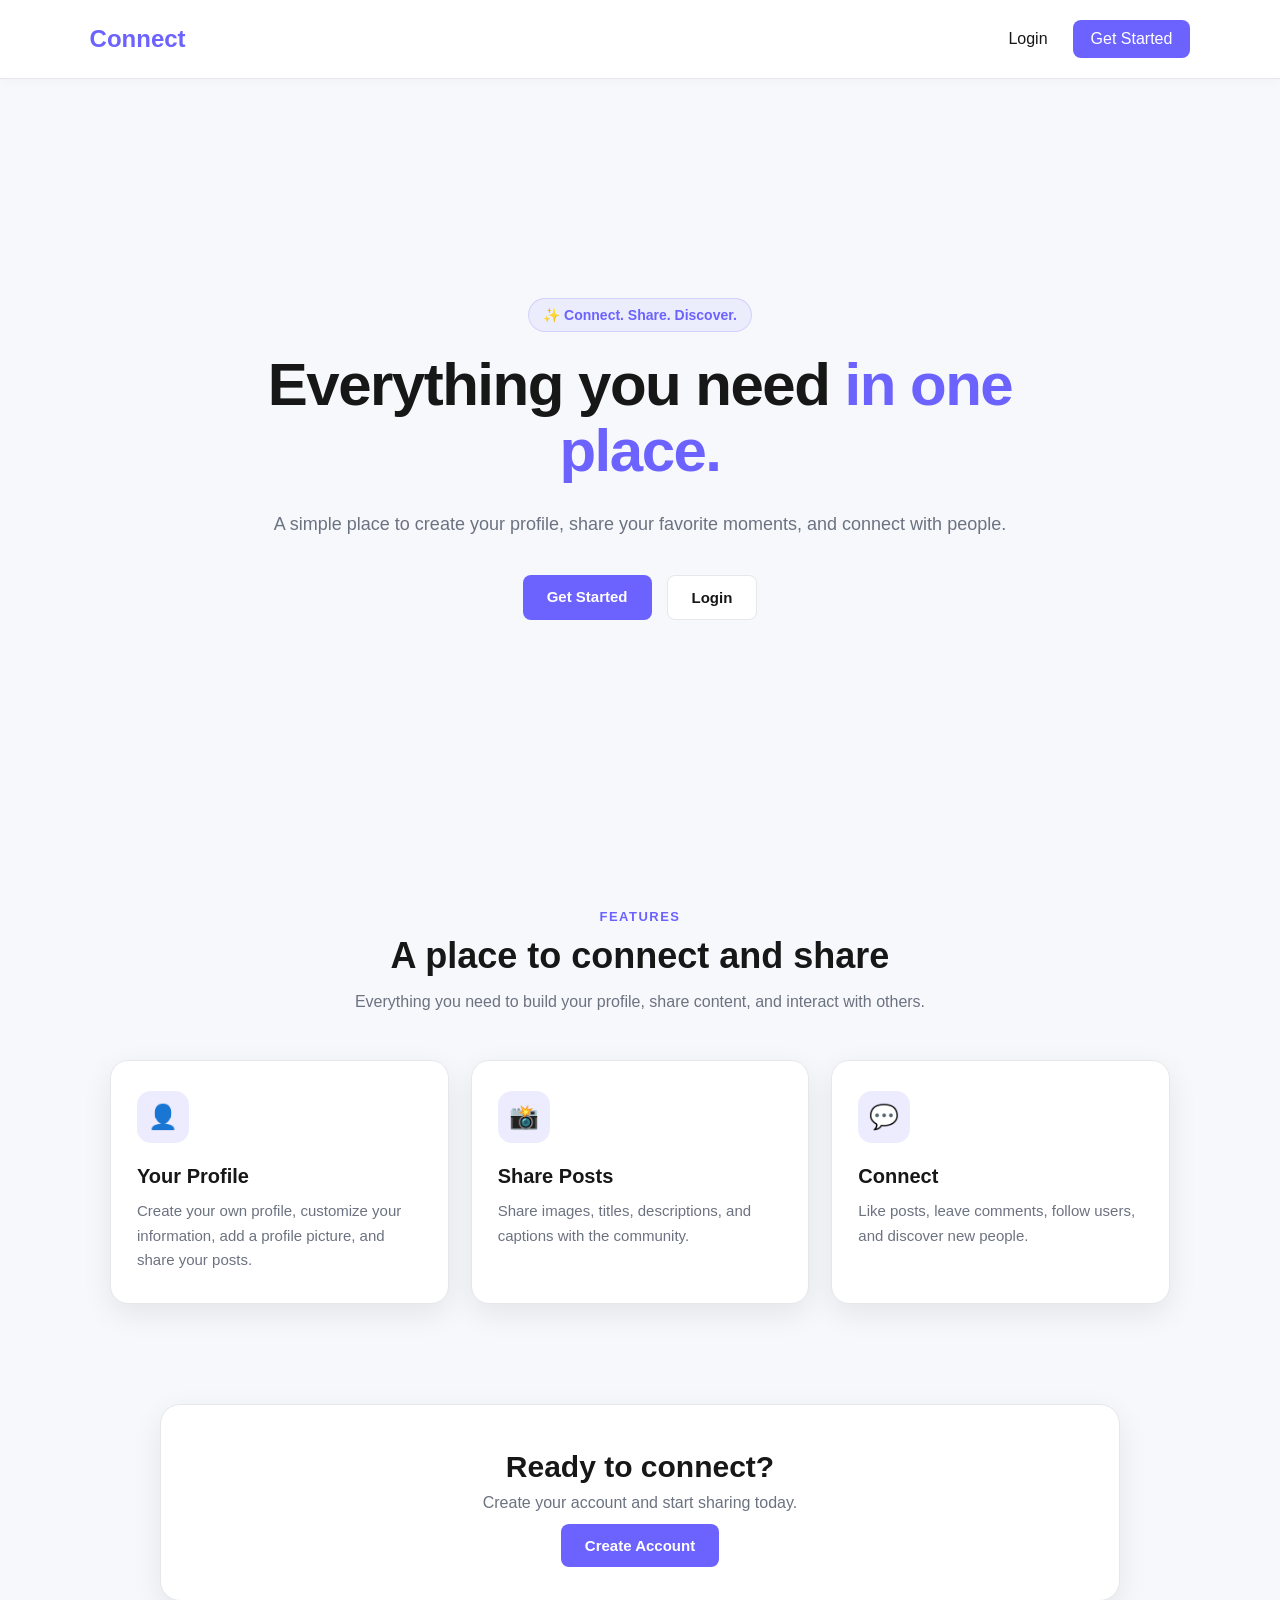
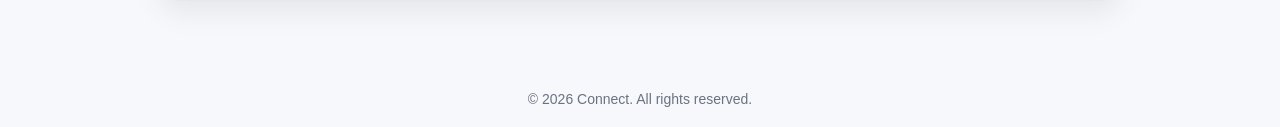
<file: index.html>
<!DOCTYPE html>
<html lang="en">
<head>
    <meta charset="UTF-8">
    <meta name="viewport" content="width=device-width, initial-scale=1.0">

    <title>Connect - Share & Connect</title>

    <link rel="stylesheet" href="css/style.css">
</head>

<body>

    <!-- =========================
         NAVBAR
    ========================== -->

    <header class="navbar">

        <a href="index.html" class="logo">
            Connect
        </a>

        <nav>
            <a href="login.html">Login</a>

            <a href="signup.html" class="nav-button">
                Get Started
            </a>
        </nav>

    </header>


    <!-- =========================
         HERO
    ========================== -->

    <main>

        <section class="hero">

            <div class="hero-content">

                <div class="hero-badge">
                    ✨ Connect. Share. Discover.
                </div>

                <h1>
                    Everything you need
                    <span>in one place.</span>
                </h1>

                <p>
                    A simple place to create your profile, share your
                    favorite moments, and connect with people.
                </p>

                <div class="hero-buttons">

                    <a href="signup.html" class="primary-button">
                        Get Started
                    </a>

                    <a href="login.html" class="secondary-button">
                        Login
                    </a>

                </div>

            </div>

        </section>


        <!-- =========================
             FEATURES
        ========================== -->

        <section class="features">

            <div class="section-heading">

                <p class="section-label">
                    FEATURES
                </p>

                <h2>
                    A place to connect and share
                </h2>

                <p>
                    Everything you need to build your profile,
                    share content, and interact with others.
                </p>

            </div>


            <div class="feature-grid">


                <!-- PROFILE -->

                <div class="feature-card">

                    <div class="feature-icon">
                        👤
                    </div>

                    <h3>
                        Your Profile
                    </h3>

                    <p>
                        Create your own profile, customize your
                        information, add a profile picture, and
                        share your posts.
                    </p>

                </div>


                <!-- POSTS -->

                <div class="feature-card">

                    <div class="feature-icon">
                        📸
                    </div>

                    <h3>
                        Share Posts
                    </h3>

                    <p>
                        Share images, titles, descriptions, and
                        captions with the community.
                    </p>

                </div>


                <!-- CONNECT -->

                <div class="feature-card">

                    <div class="feature-icon">
                        💬
                    </div>

                    <h3>
                        Connect
                    </h3>

                    <p>
                        Like posts, leave comments, follow users,
                        and discover new people.
                    </p>

                </div>

            </div>

        </section>


        <!-- =========================
             CTA
        ========================== -->

        <section class="cta-section">

            <div class="cta-card">

                <h2>
                    Ready to connect?
                </h2>

                <p>
                    Create your account and start sharing today.
                </p>

                <a href="signup.html" class="primary-button">
                    Create Account
                </a>

            </div>

        </section>

    </main>


    <!-- =========================
         FOOTER
    ========================== -->

    <footer>

        <p>
            © 2026 Connect. All rights reserved.
        </p>

    </footer>


</body>
</html>
</file>
<file: css/style.css>
/* =========================================================
   BASIC SETTINGS
========================================================= */

* {
    margin: 0;
    padding: 0;
    box-sizing: border-box;
}

html {
    scroll-behavior: smooth;
}

body {
    font-family: Arial, sans-serif;
    background-color: var(--background-color);
    color: var(--text-color);
    min-height: 100vh;
    transition:
        background-color 0.25s ease,
        color 0.25s ease;
}


/* =========================================================
   ROOT COLORS
========================================================= */

:root {
    --primary-color: #6c63ff;
    --primary-dark: #574fe6;
    --primary-light: #8b85ff;

    --background-color: #f7f8fc;
    --surface-color: #ffffff;

    --text-color: #171717;
    --muted-text: #6b7280;

    --border-color: #e5e7eb;

    --success-color: #22c55e;
    --danger-color: #e63950;
    --warning-color: #f59e0b;

    --shadow: 0 10px 30px rgba(0, 0, 0, 0.08);
    --shadow-small: 0 4px 14px rgba(0, 0, 0, 0.06);
    --shadow-hover: 0 15px 35px rgba(0, 0, 0, 0.12);

    --radius-small: 8px;
    --radius-medium: 12px;
    --radius-large: 18px;
}


/* =========================================================
   DARK MODE COLORS
========================================================= */

body.dark-mode {
    --background-color: #111827;
    --surface-color: #1f2937;

    --text-color: #f9fafb;
    --muted-text: #9ca3af;

    --border-color: #374151;

    --shadow: 0 10px 30px rgba(0, 0, 0, 0.30);
    --shadow-small: 0 4px 14px rgba(0, 0, 0, 0.20);
    --shadow-hover: 0 15px 35px rgba(0, 0, 0, 0.40);
}


/* =========================================================
   SELECTION
========================================================= */

::selection {
    background-color: var(--primary-color);
    color: white;
}


/* =========================================================
   SCROLLBAR
========================================================= */

::-webkit-scrollbar {
    width: 8px;
}

::-webkit-scrollbar-track {
    background: var(--background-color);
}

::-webkit-scrollbar-thumb {
    background: var(--border-color);
    border-radius: 20px;
}

::-webkit-scrollbar-thumb:hover {
    background: var(--primary-color);
}


/* =========================================================
   LINKS
========================================================= */

a {
    transition:
        color 0.2s ease,
        opacity 0.2s ease;
}


/* =========================================================
   NAVBAR
========================================================= */

.navbar {
    width: 100%;

    display: flex;
    justify-content: space-between;
    align-items: center;

    padding: 20px 7%;

    background-color: var(--surface-color);

    border-bottom: 1px solid var(--border-color);

    position: sticky;
    top: 0;
    z-index: 1000;

    box-shadow: 0 2px 12px rgba(0, 0, 0, 0.03);

    transition:
        background-color 0.25s ease,
        box-shadow 0.25s ease;
}

.navbar:hover {
    box-shadow: var(--shadow-small);
}


.logo {
    text-decoration: none;

    font-size: 24px;
    font-weight: bold;

    color: var(--primary-color);

    transition:
        transform 0.2s ease,
        color 0.2s ease;
}

.logo:hover {
    color: var(--primary-dark);
    transform: translateY(-1px);
}


.navbar nav {
    display: flex;
    align-items: center;
    gap: 25px;
}


.navbar nav a {
    text-decoration: none;

    color: var(--text-color);

    font-weight: 500;

    position: relative;
}

.navbar nav a:not(.nav-button)::after {
    content: "";

    position: absolute;

    left: 0;
    bottom: -6px;

    width: 0;
    height: 2px;

    background-color: var(--primary-color);

    transition: width 0.2s ease;
}

.navbar nav a:not(.nav-button):hover::after {
    width: 100%;
}


.nav-button {
    background-color: var(--primary-color);

    color: white !important;

    padding: 10px 18px;

    border-radius: 8px;

    transition:
        background-color 0.2s ease,
        transform 0.2s ease,
        box-shadow 0.2s ease;
}

.nav-button:hover {
    background-color: var(--primary-dark);

    transform: translateY(-1px);

    box-shadow: 0 5px 15px rgba(108, 99, 255, 0.25);
}


/* =========================================================
   HERO SECTION
========================================================= */

.hero {
    min-height: calc(100vh - 140px);

    display: flex;
    justify-content: center;
    align-items: center;

    text-align: center;

    padding: 40px 20px;
}


.hero-content {
    max-width: 750px;
}


.hero h1 {
    font-size: 60px;
    line-height: 1.1;

    margin-bottom: 25px;

    letter-spacing: -1.5px;
}


.hero h1 span {
    color: var(--primary-color);
}


.hero p {
    color: var(--muted-text);

    font-size: 18px;
    line-height: 1.7;

    margin-bottom: 35px;
}


.hero-buttons {
    display: flex;

    justify-content: center;

    gap: 15px;
}


/* =========================================================
   BUTTONS
========================================================= */

.primary-button,
.secondary-button {
    text-decoration: none;

    padding: 13px 24px;

    border-radius: 8px;

    font-weight: 600;

    cursor: pointer;

    font-size: 15px;

    transition:
        background-color 0.2s ease,
        transform 0.2s ease,
        box-shadow 0.2s ease,
        border-color 0.2s ease;
}


.primary-button {
    border: none;

    background-color: var(--primary-color);

    color: white;
}


.primary-button:hover {
    background-color: var(--primary-dark);

    transform: translateY(-2px);

    box-shadow: 0 7px 18px rgba(108, 99, 255, 0.25);
}


.secondary-button {
    background-color: var(--surface-color);

    color: var(--text-color);

    border: 1px solid var(--border-color);
}


.secondary-button:hover {
    background-color: var(--background-color);

    transform: translateY(-1px);

    border-color: var(--primary-color);
}


/* =========================================================
   FOOTER
========================================================= */

footer {
    text-align: center;

    padding: 20px;

    color: var(--muted-text);

    font-size: 14px;
}


/* =========================================================
   AUTHENTICATION PAGES
========================================================= */

.auth-page {
    min-height: 100vh;

    display: flex;
    justify-content: center;
    align-items: center;

    padding: 30px 20px;

    background:
        radial-gradient(
            circle at top,
            rgba(108, 99, 255, 0.08),
            transparent 45%
        ),
        var(--background-color);
}


.auth-card {
    width: 100%;
    max-width: 450px;

    background-color: var(--surface-color);

    padding: 40px;

    border-radius: 16px;

    box-shadow: var(--shadow);

    border: 1px solid var(--border-color);

    transition:
        transform 0.25s ease,
        box-shadow 0.25s ease;
}

.auth-card:hover {
    transform: translateY(-2px);

    box-shadow: var(--shadow-hover);
}


.auth-card .logo {
    display: block;

    text-align: center;

    margin-bottom: 30px;
}


.auth-card h1 {
    text-align: center;

    font-size: 32px;

    margin-bottom: 10px;
}


.auth-description {
    text-align: center;

    color: var(--muted-text);

    margin-bottom: 30px;
}


/* =========================================================
   AUTH FORM
========================================================= */

.form-group {
    margin-bottom: 20px;
}


.form-group label {
    display: block;

    margin-bottom: 8px;

    font-weight: 600;
}


.form-group input {
    width: 100%;

    padding: 13px 14px;

    border: 1px solid var(--border-color);

    border-radius: 8px;

    font-size: 15px;

    outline: none;

    background-color: var(--surface-color);

    color: var(--text-color);

    transition:
        border-color 0.2s ease,
        box-shadow 0.2s ease;
}


.form-group input:focus {
    border-color: var(--primary-color);

    box-shadow:
        0 0 0 3px rgba(108, 99, 255, 0.12);
}


.form-button {
    width: 100%;

    border: none;

    cursor: pointer;

    font-size: 15px;
}


.auth-bottom-text {
    text-align: center;

    margin-top: 25px;

    color: var(--muted-text);
}


.auth-bottom-text a {
    color: var(--primary-color);

    text-decoration: none;

    font-weight: 600;
}

.auth-bottom-text a:hover {
    text-decoration: underline;
}


/* =========================================================
   PROFILE NAVBAR
========================================================= */

.profile-navbar {
    width: 100%;

    display: flex;

    justify-content: space-between;

    align-items: center;

    padding: 18px 7%;

    background-color: var(--surface-color);

    border-bottom: 1px solid var(--border-color);

    position: sticky;
    top: 0;

    z-index: 1000;

    box-shadow: 0 2px 12px rgba(0, 0, 0, 0.04);
}


.profile-navbar .logo {
    font-size: 27px;
}


.profile-navbar button {
    border: none;

    background-color: var(--primary-color);

    color: white;

    padding: 11px 20px;

    border-radius: 8px;

    cursor: pointer;

    font-weight: 600;

    font-size: 15px;

    transition:
        background-color 0.2s ease,
        transform 0.2s ease,
        box-shadow 0.2s ease;
}


.profile-navbar button:hover {
    background-color: var(--primary-dark);

    transform: translateY(-1px);

    box-shadow: 0 6px 15px rgba(108, 99, 255, 0.25);
}


/* =========================================================
   PROFILE PAGE
========================================================= */

.profile-page {
    width: 100%;

    max-width: 1000px;

    margin: 40px auto;

    padding: 0 20px;
}


/* =========================================================
   PROFILE CARD
========================================================= */

.profile-card {
    background-color: var(--surface-color);

    padding: 40px;

    border-radius: 18px;

    box-shadow: var(--shadow);

    border: 1px solid var(--border-color);

    transition:
        box-shadow 0.25s ease,
        transform 0.25s ease;
}

.profile-card:hover {
    box-shadow: var(--shadow-hover);
}


/* =========================================================
   PROFILE TOP
========================================================= */

.profile-top {
    display: flex;

    align-items: center;

    gap: 40px;
}


/* =========================================================
   PROFILE PICTURE SECTION
========================================================= */

.profile-picture-section {
    width: 180px;

    display: flex;

    flex-direction: column;

    align-items: center;

    gap: 10px;

    flex-shrink: 0;
}


/* =========================================================
   PROFILE CIRCLE
========================================================= */

.profile-picture {
    width: 130px;

    height: 130px;

    border-radius: 50%;

    background-color: var(--primary-color);

    display: flex;

    justify-content: center;

    align-items: center;

    overflow: hidden;

    flex-shrink: 0;

    box-shadow:
        0 0 0 4px var(--surface-color),
        0 0 0 6px var(--primary-color);

    transition:
        transform 0.25s ease,
        box-shadow 0.25s ease;
}

.profile-picture:hover {
    transform: scale(1.03);

    box-shadow:
        0 0 0 4px var(--surface-color),
        0 0 0 7px var(--primary-light),
        0 8px 25px rgba(108, 99, 255, 0.25);
}


/* =========================================================
   PROFILE INITIAL
========================================================= */

.profile-picture span {
    color: white;

    font-size: 48px;

    font-weight: bold;
}


/* =========================================================
   ACTUAL PROFILE IMAGE
========================================================= */

.profile-picture img {
    width: 100%;

    height: 100%;

    object-fit: cover;

    display: block;
}


/* =========================================================
   HIDE DEFAULT FILE INPUT
========================================================= */

#profileImageInput {
    display: none;
}


/* =========================================================
   CHANGE PICTURE BUTTON
========================================================= */

.change-picture-btn {
    width: 160px;

    padding: 9px 12px;

    text-align: center;

    border: 1px solid var(--primary-color);

    border-radius: 8px;

    background-color: transparent;

    color: var(--primary-color);

    font-size: 14px;

    font-weight: 600;

    cursor: pointer;

    transition:
        background-color 0.2s ease,
        color 0.2s ease,
        transform 0.2s ease;
}


.change-picture-btn:hover {
    background-color: var(--primary-color);

    color: white;

    transform: translateY(-1px);
}


/* =========================================================
   UPLOAD PICTURE BUTTON
========================================================= */

.upload-picture-btn {
    width: 160px;

    padding: 9px 12px;

    font-size: 14px;
}


.upload-picture-btn:disabled {
    opacity: 0.6;

    cursor: not-allowed;
}


/* =========================================================
   PROFILE INFORMATION
========================================================= */

.profile-info {
    flex: 1;
}


.profile-info h1 {
    font-size: 32px;

    margin-bottom: 6px;

    letter-spacing: -0.5px;
}


.profile-info p {
    margin-bottom: 8px;
}


#profileUsername {
    color: var(--primary-color);

    font-weight: 600;
}


#profileBio {
    color: var(--muted-text);

    line-height: 1.5;

    max-width: 600px;
}


/* =========================================================
   PROFILE STATS
========================================================= */

.profile-stats {
    display: flex;

    gap: 50px;

    margin: 35px 0;
}


.stat {
    display: flex;

    flex-direction: column;

    gap: 5px;

    min-width: 70px;
}


.stat strong {
    font-size: 20px;
}


.stat span {
    color: var(--muted-text);

    font-size: 14px;
}


/* =========================================================
   EDIT PROFILE
========================================================= */

.edit-profile-form {
    display: none;

    margin-top: 25px;

    padding: 25px;

    border-top: 1px solid var(--border-color);

    animation: slideDown 0.25s ease;
}


.edit-profile-form h2 {
    margin-bottom: 20px;
}


.edit-profile-form label {
    display: block;

    margin-top: 15px;

    margin-bottom: 6px;

    font-weight: 600;
}


.edit-profile-form input,
.edit-profile-form textarea {
    width: 100%;

    padding: 12px;

    border: 1px solid var(--border-color);

    border-radius: 8px;

    background-color: var(--background-color);

    color: var(--text-color);

    font-size: 15px;

    box-sizing: border-box;

    outline: none;

    transition:
        border-color 0.2s ease,
        box-shadow 0.2s ease;
}


.edit-profile-form input:focus,
.edit-profile-form textarea:focus {
    border-color: var(--primary-color);

    box-shadow:
        0 0 0 3px rgba(108, 99, 255, 0.12);
}


.edit-profile-form textarea {
    min-height: 100px;

    resize: vertical;
}


/* =========================================================
   EDIT BUTTONS
========================================================= */

.edit-buttons {
    display: flex;

    align-items: center;

    gap: 10px;

    margin-top: 20px;
}


.cancel-button {
    padding: 10px 18px;

    border: 1px solid var(--border-color);

    border-radius: 8px;

    background-color: transparent;

    color: var(--text-color);

    cursor: pointer;

    font-size: 15px;

    font-weight: 600;

    transition:
        background-color 0.2s ease,
        border-color 0.2s ease,
        transform 0.2s ease;
}


.cancel-button:hover {
    background-color: var(--background-color);

    border-color: var(--primary-color);

    transform: translateY(-1px);
}


/* =========================================================
   CREATE POST
========================================================= */

.create-post-section {
    margin-top: 35px;

    background-color: var(--surface-color);

    padding: 30px;

    border-radius: 16px;

    box-shadow: var(--shadow);

    border: 1px solid var(--border-color);

    transition:
        box-shadow 0.25s ease,
        transform 0.25s ease;
}

.create-post-section:hover {
    box-shadow: var(--shadow-hover);
}


.create-post-section h2 {
    margin-bottom: 20px;
}


#createPostForm {
    display: flex;

    flex-direction: column;

    gap: 8px;
}


#createPostForm label {
    font-weight: 600;

    margin-top: 10px;
}


#createPostForm input,
#createPostForm textarea {
    width: 100%;

    padding: 12px;

    border: 1px solid var(--border-color);

    border-radius: 8px;

    background-color: var(--background-color);

    color: var(--text-color);

    font-family: Arial, sans-serif;

    font-size: 15px;

    outline: none;

    transition:
        border-color 0.2s ease,
        box-shadow 0.2s ease;
}


#createPostForm textarea {
    min-height: 100px;

    resize: vertical;
}


#createPostForm input:focus,
#createPostForm textarea:focus {
    border-color: var(--primary-color);

    box-shadow:
        0 0 0 3px rgba(108, 99, 255, 0.12);
}


#createPostForm button {
    margin-top: 15px;

    width: fit-content;
}


/* =========================================================
   USER POSTS
========================================================= */

.user-posts {
    width: 100%;

    margin-top: 30px;
}


.user-posts h2 {
    margin-bottom: 20px;

    font-size: 28px;
}


/* =========================================================
   SINGLE POST
========================================================= */

.user-post {
    width: 100%;

    max-width: 400px;

    margin: 0 auto 25px auto;

    background-color: var(--surface-color);

    border: 1px solid var(--border-color);

    border-radius: 14px;

    box-shadow: var(--shadow);

    overflow: hidden;

    transition:
        transform 0.25s ease,
        box-shadow 0.25s ease,
        border-color 0.25s ease;
}

.user-post:hover {
    transform: translateY(-3px);

    box-shadow: var(--shadow-hover);

    border-color: rgba(108, 99, 255, 0.25);
}


/* =========================================================
   POST IMAGE
========================================================= */

.post-image {
    width: 100%;

    aspect-ratio: 1 / 1;

    object-fit: cover;

    display: block;

    background-color: var(--background-color);

    transition: transform 0.35s ease;
}

.user-post:hover .post-image {
    transform: scale(1.01);
}


/* =========================================================
   POST CONTENT
========================================================= */

.post-content {
    padding: 15px;
}

.post-content h3 {
    margin: 0 0 8px 0;

    font-size: 18px;

    color: var(--text-color);
}

.post-content p {
    margin: 0 0 8px 0;

    color: var(--muted-text);

    font-size: 14px;

    line-height: 1.5;
}

.post-content .post-caption {
    margin-top: 10px;

    color: var(--text-color);

    font-weight: 600;
}


/* =========================================================
   NO POSTS
========================================================= */

.no-posts {
    width: 100%;

    max-width: 400px;

    margin: 0 auto;

    padding: 25px;

    background-color: var(--surface-color);

    border-radius: 12px;

    color: var(--muted-text);

    text-align: center;

    box-sizing: border-box;

    border: 1px solid var(--border-color);

    box-shadow: var(--shadow-small);
}


/* =========================================================
   FEED PAGE
========================================================= */

.feed-nav {
    display: flex;

    align-items: center;

    gap: 20px;
}

.feed-nav a {
    text-decoration: none;

    color: var(--text-color);

    font-weight: 600;

    position: relative;
}

.feed-nav a:hover {
    color: var(--primary-color);
}


.feed-header {
    margin-bottom: 25px;
}

.feed-header h1 {
    font-size: 32px;

    margin-bottom: 8px;
}

.feed-header p {
    color: var(--muted-text);
}


/* =========================================================
   FEED POSTS
========================================================= */

.feed-posts {
    display: flex;

    flex-direction: column;

    gap: 25px;
}


/* =========================================================
   SINGLE FEED POST
========================================================= */

.feed-post {
    width: 100%;

    max-width: 360px;

    margin: 0 auto;

    background-color: var(--surface-color);

    border: 1px solid var(--border-color);

    border-radius: 16px;

    overflow: hidden;

    box-shadow: var(--shadow);

    transition:
        transform 0.25s ease,
        box-shadow 0.25s ease,
        border-color 0.25s ease;
}

.feed-post:hover {
    transform: translateY(-3px);

    box-shadow: var(--shadow-hover);

    border-color: rgba(108, 99, 255, 0.25);
}


/* =========================================================
   POST AUTHOR
========================================================= */

.feed-post-author {
    display: flex;

    align-items: center;

    gap: 12px;

    padding: 16px;
}

.feed-post-author h3 {
    margin: 0;

    font-size: 16px;
}

.feed-post-author p {
    margin: 2px 0 0;

    color: var(--primary-color);

    font-size: 14px;

    font-weight: 600;
}


/* =========================================================
   AUTHOR PROFILE PICTURE
========================================================= */

.feed-profile-image,
.feed-profile-initial {
    width: 44px;

    height: 44px;

    border-radius: 50%;

    flex-shrink: 0;
}

.feed-profile-image {
    object-fit: cover;
}

.feed-profile-initial {
    display: flex;

    justify-content: center;

    align-items: center;

    background-color: var(--primary-color);

    color: white;

    font-size: 18px;

    font-weight: bold;
}


/* =========================================================
   FEED POST IMAGE
========================================================= */

.feed-post-image {
    width: 100%;

    max-height: 360px;

    object-fit: cover;

    display: block;

    background-color: var(--background-color);

    transition: transform 0.35s ease;
}

.feed-post:hover .feed-post-image {
    transform: scale(1.01);
}


/* =========================================================
   FEED POST CONTENT
========================================================= */

.feed-post-content {
    padding: 18px;
}

.feed-post-content h2 {
    margin: 0 0 10px;

    font-size: 22px;
}

.feed-description {
    margin-bottom: 10px;

    color: var(--muted-text);

    line-height: 1.6;
}

.feed-caption {
    margin-bottom: 14px;

    color: var(--text-color);

    font-weight: 600;
}

.post-date {
    margin: 0;

    color: var(--muted-text);

    font-size: 13px;
}


/* =========================================================
   LIKE BUTTON
========================================================= */

.post-actions {
    margin-top: 16px;

    display: flex;

    align-items: center;

    gap: 12px;
}


.like-button {
    border: none;

    background-color: transparent;

    color: var(--muted-text);

    padding: 8px 10px;

    font-size: 15px;

    font-weight: 600;

    cursor: pointer;

    border-radius: 8px;

    transition:
        color 0.2s ease,
        background-color 0.2s ease,
        transform 0.2s ease;
}

.like-button:hover {
    color: var(--danger-color);

    background-color: rgba(230, 57, 80, 0.08);

    transform: translateY(-1px);
}

.like-button.liked {
    color: var(--danger-color);

    background-color: rgba(230, 57, 80, 0.08);
}


/* =========================================================
   COMMENTS SECTION
========================================================= */

.comments-section {
    margin-top: 18px;

    padding-top: 16px;

    border-top: 1px solid var(--border-color);
}

.comments-section h4 {
    margin-bottom: 12px;

    font-size: 16px;
}

.comments-list {
    display: flex;

    flex-direction: column;

    gap: 10px;

    margin-bottom: 14px;
}


/* =========================================================
   COMMENT
========================================================= */

.comment {
    display: flex;

    justify-content: space-between;

    align-items: center;

    gap: 10px;

    padding: 10px 12px;

    background-color: var(--background-color);

    border-radius: 10px;

    color: var(--text-color);

    font-size: 14px;

    line-height: 1.5;

    border: 1px solid transparent;

    transition:
        background-color 0.2s ease,
        border-color 0.2s ease,
        transform 0.2s ease;

    animation: commentAppear 0.25s ease;
}

.comment:hover {
    border-color: var(--border-color);

    transform: translateX(2px);
}


.comment strong {
    color: var(--primary-color);

    margin-right: 6px;
}


/* =========================================================
   DELETE COMMENT BUTTON
========================================================= */

.delete-comment-button {
    border: none;

    background-color: transparent;

    color: var(--danger-color);

    cursor: pointer;

    font-size: 12px;

    font-weight: 600;

    padding: 5px;

    border-radius: 5px;

    flex-shrink: 0;

    transition:
        background-color 0.2s ease,
        transform 0.2s ease;
}

.delete-comment-button:hover {
    text-decoration: underline;

    background-color: rgba(230, 57, 80, 0.08);

    transform: scale(1.03);
}


/* =========================================================
   COMMENT FORM
========================================================= */

.comment-form {
    display: flex;

    gap: 8px;
}

.comment-form input {
    flex: 1;

    padding: 10px 12px;

    border: 1px solid var(--border-color);

    border-radius: 8px;

    background-color: var(--surface-color);

    color: var(--text-color);

    outline: none;

    transition:
        border-color 0.2s ease,
        box-shadow 0.2s ease;
}

.comment-form input:focus {
    border-color: var(--primary-color);

    box-shadow:
        0 0 0 3px rgba(108, 99, 255, 0.12);
}

.comment-form button {
    border: none;

    background-color: var(--primary-color);

    color: white;

    padding: 6px 12px;

    border-radius: 8px;

    font-weight: 600;

    cursor: pointer;

    transition:
        background-color 0.2s ease,
        transform 0.2s ease;
}

.comment-form button:hover {
    background-color: var(--primary-dark);

    transform: translateY(-1px);
}


/* =========================================================
   FOCUS ACCESSIBILITY
========================================================= */

button:focus-visible,
a:focus-visible,
input:focus-visible,
textarea:focus-visible {
    outline: 3px solid rgba(108, 99, 255, 0.35);

    outline-offset: 2px;
}


/* =========================================================
   DISABLED BUTTONS
========================================================= */

button:disabled {
    opacity: 0.6;

    cursor: not-allowed;

    transform: none !important;
}


/* =========================================================
   LOADING / SKELETON STYLES
   These work automatically if you add these classes later.
========================================================= */

.skeleton {
    background:
        linear-gradient(
            90deg,
            var(--border-color) 25%,
            var(--background-color) 50%,
            var(--border-color) 75%
        );

    background-size: 200% 100%;

    animation: skeletonLoading 1.5s infinite;

    border-radius: 8px;
}

.skeleton-text {
    height: 14px;

    width: 80%;

    margin-bottom: 10px;
}

.skeleton-title {
    height: 20px;

    width: 55%;

    margin-bottom: 12px;
}

.skeleton-image {
    width: 100%;

    aspect-ratio: 1 / 1;
}


/* =========================================================
   TOAST / NOTIFICATION STYLES
   Works if your JS creates .toast
========================================================= */

.toast {
    position: fixed;

    right: 25px;

    bottom: 25px;

    z-index: 9999;

    min-width: 250px;

    max-width: 350px;

    padding: 14px 18px;

    border-radius: 10px;

    background-color: var(--surface-color);

    color: var(--text-color);

    border: 1px solid var(--border-color);

    box-shadow: var(--shadow);

    animation:
        toastIn 0.3s ease,
        toastOut 0.3s ease 3.7s forwards;
}

.toast.success {
    border-left: 4px solid var(--success-color);
}

.toast.error {
    border-left: 4px solid var(--danger-color);
}

.toast.warning {
    border-left: 4px solid var(--warning-color);
}


/* =========================================================
   DROPDOWN / MENU
   Works with common menu classes if added later.
========================================================= */

.dropdown {
    position: relative;
}

.dropdown-menu {
    position: absolute;

    top: calc(100% + 8px);

    right: 0;

    min-width: 170px;

    padding: 8px;

    background-color: var(--surface-color);

    border: 1px solid var(--border-color);

    border-radius: 10px;

    box-shadow: var(--shadow);

    z-index: 2000;

    animation: dropdownIn 0.2s ease;
}

.dropdown-menu a,
.dropdown-menu button {
    display: block;

    width: 100%;

    padding: 9px 11px;

    border: none;

    background: transparent;

    color: var(--text-color);

    text-decoration: none;

    text-align: left;

    border-radius: 7px;

    cursor: pointer;
}

.dropdown-menu a:hover,
.dropdown-menu button:hover {
    background-color: var(--background-color);

    color: var(--primary-color);
}


/* =========================================================
   IMAGE EMPTY STATE
========================================================= */

.post-image:not([src]),
.feed-post-image:not([src]) {
    background-color: var(--background-color);
}


/* =========================================================
   ANIMATIONS
========================================================= */

@keyframes slideDown {
    from {
        opacity: 0;

        transform: translateY(-8px);
    }

    to {
        opacity: 1;

        transform: translateY(0);
    }
}


@keyframes commentAppear {
    from {
        opacity: 0;

        transform: translateY(5px);
    }

    to {
        opacity: 1;

        transform: translateY(0);
    }
}


@keyframes skeletonLoading {
    0% {
        background-position: 200% 0;
    }

    100% {
        background-position: -200% 0;
    }
}


@keyframes toastIn {
    from {
        opacity: 0;

        transform: translateY(15px);
    }

    to {
        opacity: 1;

        transform: translateY(0);
    }
}


@keyframes toastOut {
    from {
        opacity: 1;
    }

    to {
        opacity: 0;

        transform: translateY(15px);
    }
}


@keyframes dropdownIn {
    from {
        opacity: 0;

        transform: translateY(-5px);
    }

    to {
        opacity: 1;

        transform: translateY(0);
    }
}


/* =========================================================
   MOBILE
========================================================= */

@media (max-width: 600px) {

    .navbar {
        padding: 15px 5%;
    }

    .navbar nav {
        gap: 12px;
    }

    .navbar nav a {
        font-size: 14px;
    }


    /* HERO */

    .hero h1 {
        font-size: 40px;
    }

    .hero p {
        font-size: 16px;
    }

    .hero-buttons {
        flex-direction: column;
    }

    .primary-button,
    .secondary-button {
        width: 100%;
    }


    /* AUTH */

    .auth-card {
        padding: 25px 20px;
    }

    .auth-card h1 {
        font-size: 27px;
    }


    /* PROFILE */

    .profile-navbar {
        padding: 15px 5%;
    }

    .profile-navbar .logo {
        font-size: 27px;
    }

    .profile-navbar button {
        padding: 9px 15px;

        font-size: 14px;
    }


    .profile-page {
        margin: 25px auto;

        padding: 0 15px;
    }


    .profile-card {
        padding: 30px 20px;

        border-radius: 15px;
    }


    .profile-top {
        flex-direction: column;

        text-align: center;

        gap: 25px;
    }


    .profile-picture-section {
        width: 100%;
    }


    .profile-picture {
        width: 115px;

        height: 115px;
    }


    .profile-picture span {
        font-size: 40px;
    }


    .profile-info {
        width: 100%;
    }


    .profile-info h1 {
        font-size: 26px;
    }


    #profileBio {
        max-width: 100%;
    }


    .profile-stats {
        justify-content: center;

        gap: 25px;
    }


    .user-posts h2 {
        font-size: 24px;
    }


    /* CREATE POST */

    .create-post-section {
        padding: 22px 18px;
    }

    #createPostForm button {
        width: 100%;
    }


    /* USER POSTS */

    .user-post {
        max-width: 340px;
    }


    .post-content {
        padding: 12px;
    }


    .post-content h3 {
        font-size: 17px;
    }


    .post-content p {
        font-size: 13px;
    }


    /* FEED */

    .feed-nav {
        gap: 12px;
    }

    .feed-nav a {
        font-size: 14px;
    }

    .feed-header h1 {
        font-size: 27px;
    }

    .feed-post {
        border-radius: 12px;
    }

    .feed-post-content {
        padding: 15px;
    }

    .feed-post-content h2 {
        font-size: 20px;
    }


    /* COMMENTS */

    .comment-form {
        gap: 6px;
    }

    .comment-form button {
        padding: 6px 10px;
    }


    /* TOAST */

    .toast {
        left: 15px;

        right: 15px;

        bottom: 15px;

        min-width: auto;

        max-width: none;
    }


    /* EDIT BUTTONS */

    .edit-buttons {
        flex-direction: column;

        align-items: stretch;
    }

    .edit-buttons button {
        width: 100%;
    }

    .cancel-button {
        width: 100%;
    }
}


/* =========================================================
   SMALL MOBILE
========================================================= */

@media (max-width: 400px) {

    .profile-navbar .logo {
        font-size: 23px;
    }


    .profile-navbar button {
        padding: 8px 12px;
    }


    .profile-card {
        padding: 25px 15px;
    }


    .profile-stats {
        gap: 18px;
    }


    .stat strong {
        font-size: 18px;
    }


    .stat span {
        font-size: 12px;
    }


    .change-picture-btn,
    .upload-picture-btn {
        width: 170px;
    }


    .user-post {
        max-width: 320px;
    }


    .feed-post {
        max-width: 340px;
    }
}


/* =========================================================
   TABLET
========================================================= */

@media (min-width: 601px) and (max-width: 900px) {

    .profile-page {
        max-width: 850px;
    }

    .profile-card {
        padding: 30px;
    }

    .profile-top {
        gap: 25px;
    }

    .profile-picture-section {
        width: 150px;
    }

    .profile-picture {
        width: 115px;

        height: 115px;
    }
}


/* =========================================================
   REDUCED MOTION
========================================================= */

@media (prefers-reduced-motion: reduce) {

    *,
    *::before,
    *::after {
        scroll-behavior: auto !important;

        animation-duration: 0.01ms !important;

        animation-iteration-count: 1 !important;

        transition-duration: 0.01ms !important;
    }
}


/* =========================
   HOME PAGE - FEATURES
========================= */

.features {
    width: 100%;
    max-width: 1100px;

    margin: 0 auto;

    padding: 70px 20px 80px;
}


/* =========================
   SECTION HEADING
========================= */

.section-heading {
    max-width: 680px;

    margin: 0 auto 45px;

    text-align: center;
}

.section-label {
    margin-bottom: 10px;

    color: var(--primary-color);

    font-size: 13px;

    font-weight: 700;

    letter-spacing: 1.5px;
}

.section-heading h2 {
    margin-bottom: 12px;

    color: var(--text-color);

    font-size: 36px;

    line-height: 1.2;
}

.section-heading > p:last-child {
    margin: 0;

    color: var(--muted-text);

    font-size: 16px;

    line-height: 1.6;
}


/* =========================
   FEATURE GRID
========================= */

.feature-grid {
    display: grid;

    grid-template-columns: repeat(3, 1fr);

    gap: 22px;

    width: 100%;
}


/* =========================
   FEATURE CARD
========================= */

.feature-card {
    position: relative;

    background-color: var(--surface-color);

    border: 1px solid var(--border-color);

    border-radius: 18px;

    padding: 30px 26px;

    min-height: 225px;

    box-shadow: var(--shadow);

    transition:
        transform 0.25s ease,
        box-shadow 0.25s ease,
        border-color 0.25s ease;
}

.feature-card:hover {
    transform: translateY(-5px);

    border-color: var(--primary-color);

    box-shadow:
        0 16px 35px rgba(0, 0, 0, 0.10);
}


/* =========================
   FEATURE ICON
========================= */

.feature-icon {
    width: 52px;

    height: 52px;

    display: flex;

    align-items: center;

    justify-content: center;

    margin-bottom: 20px;

    border-radius: 14px;

    background-color: rgba(108, 99, 255, 0.12);

    font-size: 24px;

    line-height: 1;
}


/* =========================
   FEATURE TITLE
========================= */

.feature-card h3 {
    margin: 0 0 10px;

    color: var(--text-color);

    font-size: 20px;

    line-height: 1.3;
}


/* =========================
   FEATURE DESCRIPTION
========================= */

.feature-card p {
    margin: 0;

    color: var(--muted-text);

    font-size: 15px;

    line-height: 1.65;
}


/* =========================
   CTA SECTION
========================= */

.cta-section {
    width: 100%;

    max-width: 1000px;

    margin: 0 auto;

    padding: 20px 20px 70px;
}


/* =========================
   CTA CARD
========================= */

.cta-card {
    text-align: center;

    background-color: var(--surface-color);

    border: 1px solid var(--border-color);

    border-radius: 20px;

    padding: 45px 25px;

    box-shadow: var(--shadow);
}

.cta-card h2 {
    margin-bottom: 10px;

    font-size: 30px;

    color: var(--text-color);
}

.cta-card p {
    margin-bottom: 25px;

    color: var(--muted-text);

    font-size: 16px;
}


/* =========================
   HERO BADGE
========================= */

.hero-badge {
    display: inline-block;

    margin-bottom: 20px;

    padding: 8px 14px;

    border: 1px solid rgba(108, 99, 255, 0.20);

    border-radius: 50px;

    background-color: rgba(108, 99, 255, 0.08);

    color: var(--primary-color);

    font-size: 14px;

    font-weight: 600;
}


/* =========================
   HOME PAGE RESPONSIVE
========================= */

@media (max-width: 850px) {

    .feature-grid {
        grid-template-columns: 1fr;

        max-width: 600px;

        margin: 0 auto;
    }

    .feature-card {
        min-height: auto;
    }

}


/* =========================
   MOBILE
========================= */

@media (max-width: 600px) {

    .features {
        padding: 50px 15px 60px;
    }

    .section-heading {
        margin-bottom: 30px;
    }

    .section-heading h2 {
        font-size: 28px;
    }

    .section-heading > p:last-child {
        font-size: 15px;
    }

    .feature-grid {
        gap: 15px;
    }

    .feature-card {
        padding: 25px 20px;

        border-radius: 15px;
    }

    .feature-card h3 {
        font-size: 19px;
    }

    .feature-card p {
        font-size: 14px;
    }

    .cta-section {
        padding: 10px 15px 50px;
    }

    .cta-card {
        padding: 35px 20px;

        border-radius: 16px;
    }

    .cta-card h2 {
        font-size: 26px;
    }

}


/* =========================
   SMALL MOBILE
========================= */

@media (max-width: 400px) {

    .section-heading h2 {
        font-size: 25px;
    }

    .feature-card {
        padding: 22px 18px;
    }

    .feature-icon {
        width: 48px;
        height: 48px;

        font-size: 22px;
    }

}

/* =========================
   PROFILE NAVIGATION
========================= */

.profile-nav {
    display: flex;
    align-items: center;
    gap: 12px;
}


/* =========================
   FEED BUTTON
========================= */

.profile-nav a {
    display: inline-flex;
    align-items: center;
    justify-content: center;

    padding: 10px 17px;

    border: 1px solid var(--border-color);

    border-radius: 8px;

    background-color: var(--surface-color);

    color: var(--text-color);

    text-decoration: none;

    font-size: 15px;

    font-weight: 600;

    transition:
        background-color 0.2s ease,
        color 0.2s ease,
        border-color 0.2s ease,
        transform 0.2s ease;
}


/* Feed hover */

.profile-nav a:hover {
    background-color: var(--background-color);

    border-color: var(--primary-color);

    color: var(--primary-color);

    transform: translateY(-1px);
}


/* =========================
   LOGOUT BUTTON
========================= */

.profile-nav #logoutBtn {
    margin: 0;

    padding: 10px 17px;

    border: none;

    border-radius: 8px;

    background-color: var(--primary-color);

    color: white;

    font-size: 15px;

    font-weight: 600;

    cursor: pointer;

    transition:
        background-color 0.2s ease,
        transform 0.2s ease;
}


.profile-nav #logoutBtn:hover {
    background-color: var(--primary-dark);

    transform: translateY(-1px);
}


/* =========================
   PROFILE NAVBAR MOBILE
========================= */

@media (max-width: 600px) {

    .profile-navbar {
        padding: 15px 5%;
    }

    .profile-nav {
        gap: 8px;
    }

    .profile-nav a,
    .profile-nav #logoutBtn {
        padding: 9px 13px;

        font-size: 14px;
    }

}


@media (max-width: 400px) {

    .profile-nav {
        gap: 6px;
    }

    .profile-nav a,
    .profile-nav #logoutBtn {
        padding: 8px 11px;

        font-size: 13px;
    }

}
</file>
